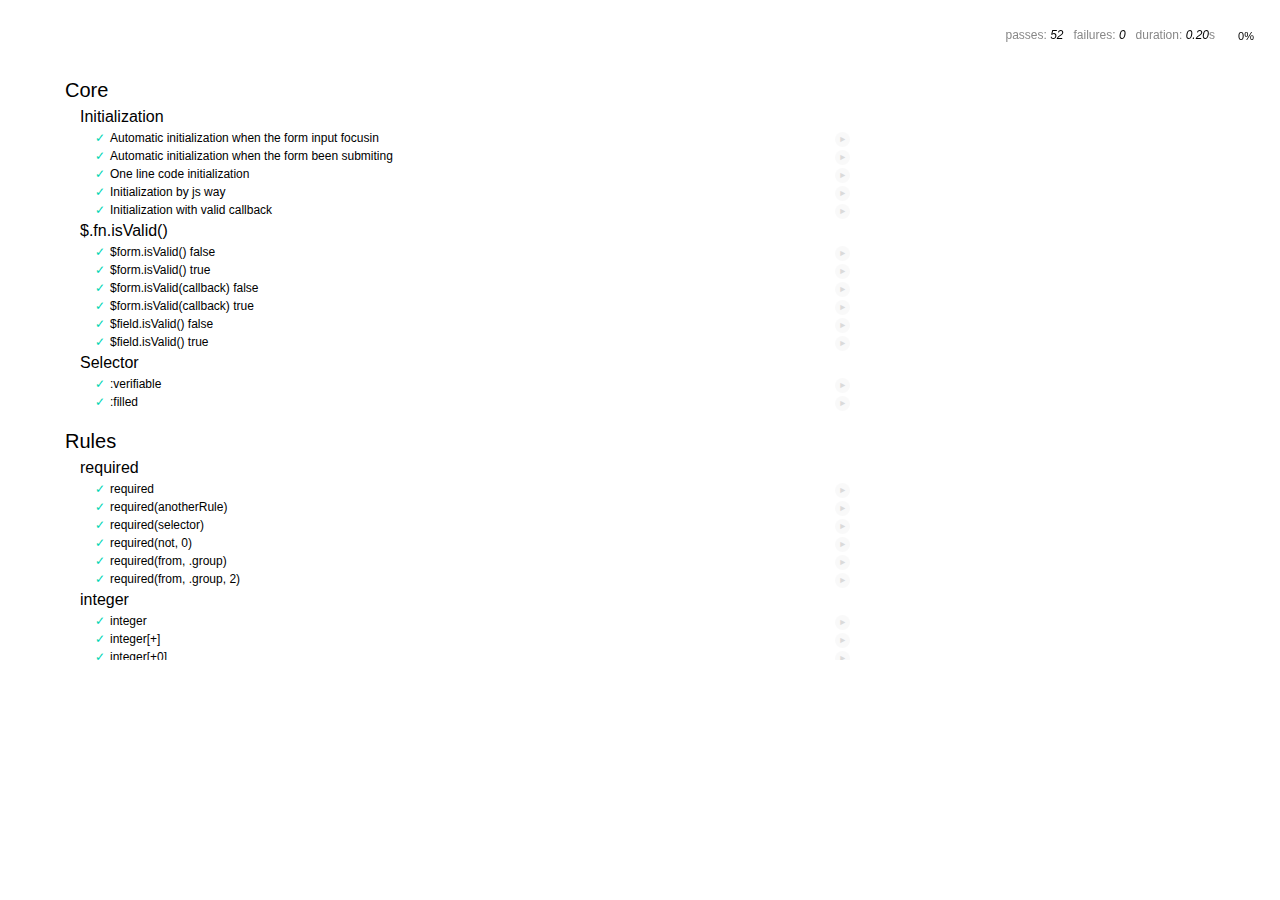
<file: src/main/webapp/niceValidator/test/index.html>
<!doctype html>
<html>
<head>
  <meta charset="utf-8">
  <title>nice-validator Tests</title>
  <link rel="stylesheet" href="lib/mocha.css" />
</head>
<body>
  <div id="mocha"></div>

  <!-- common test -->
  <form id="form">
    <input type="text" name="field1" id="field1">
    <input type="text" name="field2" id="field2">
    <input type="text" name="field3" id="field3">
    <input type="text" name="field_novalidate" id="field_novalidate" novalidate>
    <input type="text" name="field_disabled" id="field_disabled" disabled>
    <input type="text" name="field_readonly" id="field_readonly" readonly>
    <input type="hidden" name="field_hidden" id="field_hidden">
    <input type="text" name="field_display_none" id="field_display_none">

    <textarea name="field_textarea" id="field_textarea"></textarea>

    <select name="field_select" id="field_select">
        <option value="">Please select ...</option>
        <option value="0">Zero</option>
        <option value="1">One</option>
        <option value="2">Two</option>
    </select>

    <div class="checkboxes">
        <input type="checkbox" name="category[]" value="0">
        <input type="checkbox" name="category[]" value="1">
        <input type="checkbox" name="category[]" value="2">
    </div>
    <div class="radioes">
        <input type="radio" name="gender" value="unknown">
        <input type="radio" name="gender" value="male">
        <input type="radio" name="gender" value="female">
    </div>
  </form>

  <!-- test DOM way -->
  <form id="dom_way">
    <input type="email" name="email" data-rule="required;email">
    <input type="password" name="password" data-rule="required">
    <button type="submit">Submit</button>
  </form>

  <!-- test JS way -->
  <form id="js_way">
    <input type="email" name="email">
    <input type="password" name="password">
    <button type="submit">Submit</button>
  </form>


  <script src="lib/jquery.min.js"></script>
  <script src="../src/jquery.validator.js"></script>
  <script src="../dist/local/en.js"></script>

  <script src="lib/mocha.js"></script>
  <script src="lib/assert.js"></script>
  <script>mocha.setup('bdd')</script>
  <script src="unit/core.js"></script>
  <script src="unit/rules.js"></script>
  <script>
  window.initMochaPhantomJS && window.initMochaPhantomJS();
  mocha.run();
  </script>
</body>
</html>
</file>
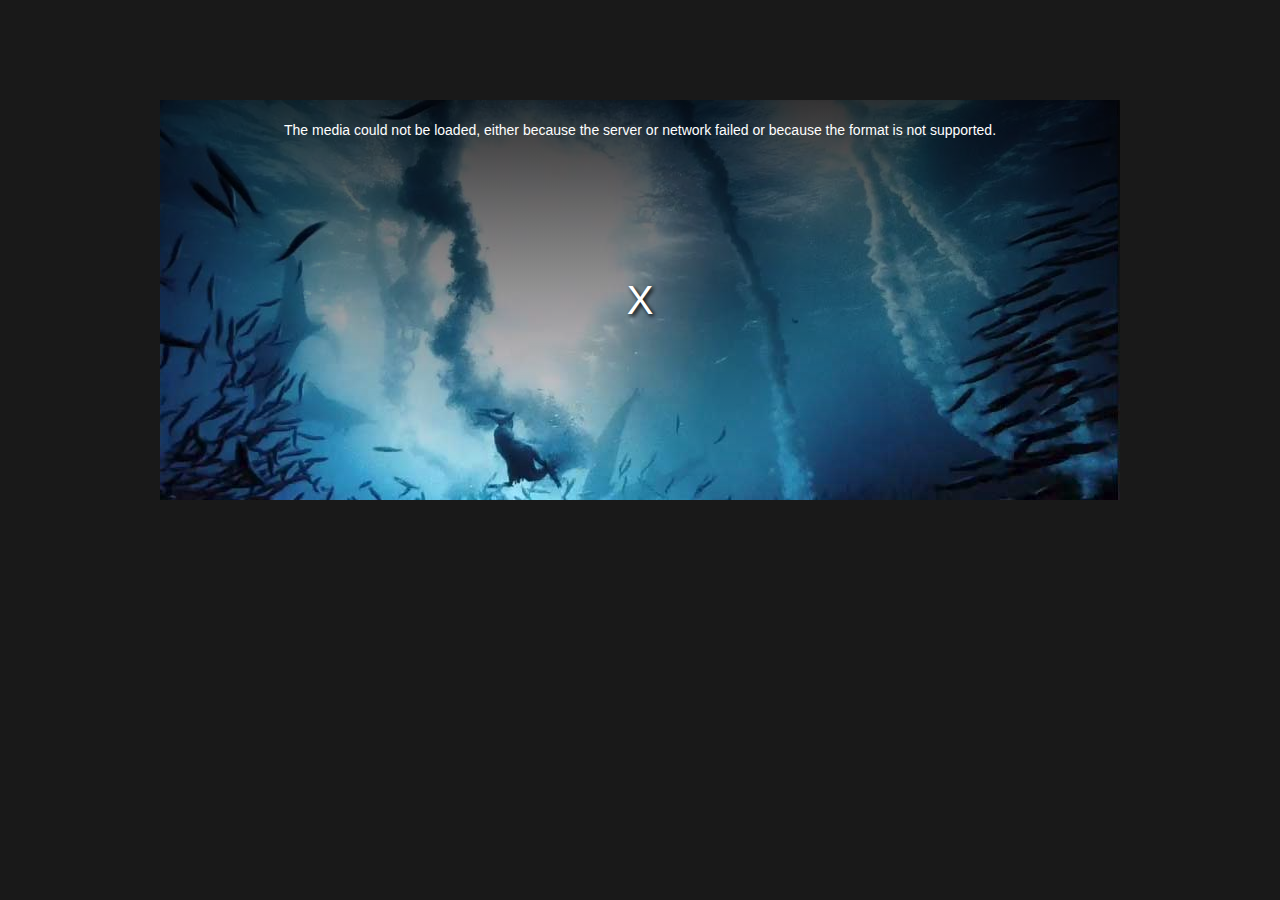
<file: src/main/webapp/plugins/video/index.html>
<!doctype html>
<html>
	<head>
	<meta charset="utf-8">
	<title>Video.js 7.0</title>
	<link href="css/video-js.min.css" rel="stylesheet"/>
	<style>
body {
	background-color: #191919
}
.m {
	width: 960px;
	height: 400px;
	margin-left: auto;
	margin-right: auto;
	margin-top: 100px;
}
</style>
	</head>

	<body>
    <div class="m">
      <video id="my-video" class="video-js" controls preload="auto" width="960" height="400"
		  poster="m.jpg" data-setup="{}">
        <source src="http://vjs.zencdn.net/v/oceans.mp4" type="video/mp4">
    	<source src="http://vjs.zencdn.net/v/oceans.webm" type="video/webm">
    	<source src="http://vjs.zencdn.net/v/oceans.ogv" type="video/ogg">
        <p class="vjs-no-js"> To view this video please enable JavaScript, and consider upgrading to a web browser that <a href="http://videojs.com/html5-video-support/" target="_blank">supports HTML5 video</a> </p>
      </video>
      <script src="js/video.min.js"></script> 
      <script src="http://vjs.zencdn.net/5.19/lang/zh-CN.js"></script>
      <script type="text/javascript">
			var myPlayer = videojs('my-video');
			videojs("my-video").ready(function(){
				var myPlayer = this;
				myPlayer.play();
			});
			  
		</script> 
    </div>
</body>
</html>
</file>
<file: src/main/webapp/niceValidator/test/lib/mocha.css>
@charset "utf-8";

body {
  margin:0;
}

#mocha {
  font: 20px/1.5 "Helvetica Neue", Helvetica, Arial, sans-serif;
  margin: 60px 50px;
}

#mocha ul,
#mocha li {
  margin: 0;
  padding: 0;
}

#mocha ul {
  list-style: none;
}

#mocha h1,
#mocha h2 {
  margin: 0;
}

#mocha h1 {
  margin-top: 15px;
  font-size: 1em;
  font-weight: 200;
}

#mocha h1 a {
  text-decoration: none;
  color: inherit;
}

#mocha h1 a:hover {
  text-decoration: underline;
}

#mocha .suite .suite h1 {
  margin-top: 0;
  font-size: .8em;
}

#mocha .hidden {
  display: none;
}

#mocha h2 {
  font-size: 12px;
  font-weight: normal;
  cursor: pointer;
}

#mocha .suite {
  margin-left: 15px;
}

#mocha .test {
  margin-left: 15px;
  overflow: hidden;
}

#mocha .test.pending:hover h2::after {
  content: '(pending)';
  font-family: arial, sans-serif;
}

#mocha .test.pass.medium .duration {
  background: #c09853;
}

#mocha .test.pass.slow .duration {
  background: #b94a48;
}

#mocha .test.pass::before {
  content: '✓';
  font-size: 12px;
  display: block;
  float: left;
  margin-right: 5px;
  color: #00d6b2;
}

#mocha .test.pass .duration {
  font-size: 9px;
  margin-left: 5px;
  padding: 2px 5px;
  color: #fff;
  -webkit-box-shadow: inset 0 1px 1px rgba(0,0,0,.2);
  -moz-box-shadow: inset 0 1px 1px rgba(0,0,0,.2);
  box-shadow: inset 0 1px 1px rgba(0,0,0,.2);
  -webkit-border-radius: 5px;
  -moz-border-radius: 5px;
  -ms-border-radius: 5px;
  -o-border-radius: 5px;
  border-radius: 5px;
}

#mocha .test.pass.fast .duration {
  display: none;
}

#mocha .test.pending {
  color: #0b97c4;
}

#mocha .test.pending::before {
  content: '◦';
  color: #0b97c4;
}

#mocha .test.fail {
  color: #c00;
}

#mocha .test.fail pre {
  color: black;
}

#mocha .test.fail::before {
  content: '✖';
  font-size: 12px;
  display: block;
  float: left;
  margin-right: 5px;
  color: #c00;
}

#mocha .test pre.error {
  color: #c00;
  max-height: 300px;
  overflow: auto;
}

#mocha .test .html-error {
  overflow: auto;
  color: black;
  line-height: 1.5;
  display: block;
  float: left;
  clear: left;
  font: 12px/1.5 monaco, monospace;
  margin: 5px;
  padding: 15px;
  border: 1px solid #eee;
  max-width: 85%; /*(1)*/
  max-width: calc(100% - 42px); /*(2)*/
  max-height: 300px;
  word-wrap: break-word;
  border-bottom-color: #ddd;
  -webkit-border-radius: 3px;
  -webkit-box-shadow: 0 1px 3px #eee;
  -moz-border-radius: 3px;
  -moz-box-shadow: 0 1px 3px #eee;
  border-radius: 3px;
}

#mocha .test .html-error pre.error {
  border: none;
  -webkit-border-radius: none;
  -webkit-box-shadow: none;
  -moz-border-radius: none;
  -moz-box-shadow: none;
  padding: 0;
  margin: 0;
  margin-top: 18px;
  max-height: none;
}

/**
 * (1): approximate for browsers not supporting calc
 * (2): 42 = 2*15 + 2*10 + 2*1 (padding + margin + border)
 *      ^^ seriously
 */
#mocha .test pre {
  display: block;
  float: left;
  clear: left;
  font: 12px/1.5 monaco, monospace;
  margin: 5px;
  padding: 15px;
  border: 1px solid #eee;
  max-width: 85%; /*(1)*/
  max-width: calc(100% - 42px); /*(2)*/
  word-wrap: break-word;
  border-bottom-color: #ddd;
  -webkit-border-radius: 3px;
  -webkit-box-shadow: 0 1px 3px #eee;
  -moz-border-radius: 3px;
  -moz-box-shadow: 0 1px 3px #eee;
  border-radius: 3px;
}

#mocha .test h2 {
  position: relative;
}

#mocha .test a.replay {
  position: absolute;
  top: 3px;
  right: 0;
  text-decoration: none;
  vertical-align: middle;
  display: block;
  width: 15px;
  height: 15px;
  line-height: 15px;
  text-align: center;
  background: #eee;
  font-size: 15px;
  -moz-border-radius: 15px;
  border-radius: 15px;
  -webkit-transition: opacity 200ms;
  -moz-transition: opacity 200ms;
  transition: opacity 200ms;
  opacity: 0.3;
  color: #888;
}

#mocha .test:hover a.replay {
  opacity: 1;
}

#mocha-report.pass .test.fail {
  display: none;
}

#mocha-report.fail .test.pass {
  display: none;
}

#mocha-report.pending .test.pass,
#mocha-report.pending .test.fail {
  display: none;
}
#mocha-report.pending .test.pass.pending {
  display: block;
}

#mocha-error {
  color: #c00;
  font-size: 1.5em;
  font-weight: 100;
  letter-spacing: 1px;
}

#mocha-stats {
  position: fixed;
  top: 15px;
  right: 10px;
  font-size: 12px;
  margin: 0;
  color: #888;
  z-index: 1;
}

#mocha-stats .progress {
  float: right;
  padding-top: 0;
}

#mocha-stats em {
  color: black;
}

#mocha-stats a {
  text-decoration: none;
  color: inherit;
}

#mocha-stats a:hover {
  border-bottom: 1px solid #eee;
}

#mocha-stats li {
  display: inline-block;
  margin: 0 5px;
  list-style: none;
  padding-top: 11px;
}

#mocha-stats canvas {
  width: 40px;
  height: 40px;
}

#mocha code .comment { color: #ddd; }
#mocha code .init { color: #2f6fad; }
#mocha code .string { color: #5890ad; }
#mocha code .keyword { color: #8a6343; }
#mocha code .number { color: #2f6fad; }

@media screen and (max-device-width: 480px) {
  #mocha {
    margin: 60px 0px;
  }

  #mocha #stats {
    position: absolute;
  }
}

form {width: 180px; position: absolute; z-index: -1; left: -100%;}
#mocha-report {max-width: 800px; max-height: 600px; overflow: auto;}
</file>
<file: src/main/webapp/plugins/video/css/video-js.min.css>
.video-js .vjs-big-play-button .vjs-icon-placeholder:before,.video-js .vjs-modal-dialog,.vjs-button>.vjs-icon-placeholder:before,.vjs-modal-dialog .vjs-modal-dialog-content{position:absolute;top:0;left:0;width:100%;height:100%}.video-js .vjs-big-play-button .vjs-icon-placeholder:before,.vjs-button>.vjs-icon-placeholder:before{text-align:center}@font-face{font-family:VideoJS;src:url([data-uri]) format("woff");font-weight:400;font-style:normal}.video-js .vjs-big-play-button .vjs-icon-placeholder:before,.video-js .vjs-play-control .vjs-icon-placeholder,.vjs-icon-play{font-family:VideoJS;font-weight:400;font-style:normal}.video-js .vjs-big-play-button .vjs-icon-placeholder:before,.video-js .vjs-play-control .vjs-icon-placeholder:before,.vjs-icon-play:before{content:"\f101"}.vjs-icon-play-circle{font-family:VideoJS;font-weight:400;font-style:normal}.vjs-icon-play-circle:before{content:"\f102"}.video-js .vjs-play-control.vjs-playing .vjs-icon-placeholder,.vjs-icon-pause{font-family:VideoJS;font-weight:400;font-style:normal}.video-js .vjs-play-control.vjs-playing .vjs-icon-placeholder:before,.vjs-icon-pause:before{content:"\f103"}.video-js .vjs-mute-control.vjs-vol-0 .vjs-icon-placeholder,.vjs-icon-volume-mute{font-family:VideoJS;font-weight:400;font-style:normal}.video-js .vjs-mute-control.vjs-vol-0 .vjs-icon-placeholder:before,.vjs-icon-volume-mute:before{content:"\f104"}.video-js .vjs-mute-control.vjs-vol-1 .vjs-icon-placeholder,.vjs-icon-volume-low{font-family:VideoJS;font-weight:400;font-style:normal}.video-js .vjs-mute-control.vjs-vol-1 .vjs-icon-placeholder:before,.vjs-icon-volume-low:before{content:"\f105"}.video-js .vjs-mute-control.vjs-vol-2 .vjs-icon-placeholder,.vjs-icon-volume-mid{font-family:VideoJS;font-weight:400;font-style:normal}.video-js .vjs-mute-control.vjs-vol-2 .vjs-icon-placeholder:before,.vjs-icon-volume-mid:before{content:"\f106"}.video-js .vjs-mute-control .vjs-icon-placeholder,.vjs-icon-volume-high{font-family:VideoJS;font-weight:400;font-style:normal}.video-js .vjs-mute-control .vjs-icon-placeholder:before,.vjs-icon-volume-high:before{content:"\f107"}.video-js .vjs-fullscreen-control .vjs-icon-placeholder,.vjs-icon-fullscreen-enter{font-family:VideoJS;font-weight:400;font-style:normal}.video-js .vjs-fullscreen-control .vjs-icon-placeholder:before,.vjs-icon-fullscreen-enter:before{content:"\f108"}.video-js.vjs-fullscreen .vjs-fullscreen-control .vjs-icon-placeholder,.vjs-icon-fullscreen-exit{font-family:VideoJS;font-weight:400;font-style:normal}.video-js.vjs-fullscreen .vjs-fullscreen-control .vjs-icon-placeholder:before,.vjs-icon-fullscreen-exit:before{content:"\f109"}.vjs-icon-square{font-family:VideoJS;font-weight:400;font-style:normal}.vjs-icon-square:before{content:"\f10a"}.vjs-icon-spinner{font-family:VideoJS;font-weight:400;font-style:normal}.vjs-icon-spinner:before{content:"\f10b"}.video-js .vjs-subs-caps-button .vjs-icon-placeholder,.video-js .vjs-subtitles-button .vjs-icon-placeholder,.video-js.video-js:lang(en-AU) .vjs-subs-caps-button .vjs-icon-placeholder,.video-js.video-js:lang(en-GB) .vjs-subs-caps-button .vjs-icon-placeholder,.video-js.video-js:lang(en-IE) .vjs-subs-caps-button .vjs-icon-placeholder,.video-js.video-js:lang(en-NZ) .vjs-subs-caps-button .vjs-icon-placeholder,.vjs-icon-subtitles{font-family:VideoJS;font-weight:400;font-style:normal}.video-js .vjs-subs-caps-button .vjs-icon-placeholder:before,.video-js .vjs-subtitles-button .vjs-icon-placeholder:before,.video-js.video-js:lang(en-AU) .vjs-subs-caps-button .vjs-icon-placeholder:before,.video-js.video-js:lang(en-GB) .vjs-subs-caps-button .vjs-icon-placeholder:before,.video-js.video-js:lang(en-IE) .vjs-subs-caps-button .vjs-icon-placeholder:before,.video-js.video-js:lang(en-NZ) .vjs-subs-caps-button .vjs-icon-placeholder:before,.vjs-icon-subtitles:before{content:"\f10c"}.video-js .vjs-captions-button .vjs-icon-placeholder,.video-js:lang(en) .vjs-subs-caps-button .vjs-icon-placeholder,.video-js:lang(fr-CA) .vjs-subs-caps-button .vjs-icon-placeholder,.vjs-icon-captions{font-family:VideoJS;font-weight:400;font-style:normal}.video-js .vjs-captions-button .vjs-icon-placeholder:before,.video-js:lang(en) .vjs-subs-caps-button .vjs-icon-placeholder:before,.video-js:lang(fr-CA) .vjs-subs-caps-button .vjs-icon-placeholder:before,.vjs-icon-captions:before{content:"\f10d"}.video-js .vjs-chapters-button .vjs-icon-placeholder,.vjs-icon-chapters{font-family:VideoJS;font-weight:400;font-style:normal}.video-js .vjs-chapters-button .vjs-icon-placeholder:before,.vjs-icon-chapters:before{content:"\f10e"}.vjs-icon-share{font-family:VideoJS;font-weight:400;font-style:normal}.vjs-icon-share:before{content:"\f10f"}.vjs-icon-cog{font-family:VideoJS;font-weight:400;font-style:normal}.vjs-icon-cog:before{content:"\f110"}.video-js .vjs-play-progress,.video-js .vjs-volume-level,.vjs-icon-circle{font-family:VideoJS;font-weight:400;font-style:normal}.video-js .vjs-play-progress:before,.video-js .vjs-volume-level:before,.vjs-icon-circle:before{content:"\f111"}.vjs-icon-circle-outline{font-family:VideoJS;font-weight:400;font-style:normal}.vjs-icon-circle-outline:before{content:"\f112"}.vjs-icon-circle-inner-circle{font-family:VideoJS;font-weight:400;font-style:normal}.vjs-icon-circle-inner-circle:before{content:"\f113"}.vjs-icon-hd{font-family:VideoJS;font-weight:400;font-style:normal}.vjs-icon-hd:before{content:"\f114"}.video-js .vjs-control.vjs-close-button .vjs-icon-placeholder,.vjs-icon-cancel{font-family:VideoJS;font-weight:400;font-style:normal}.video-js .vjs-control.vjs-close-button .vjs-icon-placeholder:before,.vjs-icon-cancel:before{content:"\f115"}.video-js .vjs-play-control.vjs-ended .vjs-icon-placeholder,.vjs-icon-replay{font-family:VideoJS;font-weight:400;font-style:normal}.video-js .vjs-play-control.vjs-ended .vjs-icon-placeholder:before,.vjs-icon-replay:before{content:"\f116"}.vjs-icon-facebook{font-family:VideoJS;font-weight:400;font-style:normal}.vjs-icon-facebook:before{content:"\f117"}.vjs-icon-gplus{font-family:VideoJS;font-weight:400;font-style:normal}.vjs-icon-gplus:before{content:"\f118"}.vjs-icon-linkedin{font-family:VideoJS;font-weight:400;font-style:normal}.vjs-icon-linkedin:before{content:"\f119"}.vjs-icon-twitter{font-family:VideoJS;font-weight:400;font-style:normal}.vjs-icon-twitter:before{content:"\f11a"}.vjs-icon-tumblr{font-family:VideoJS;font-weight:400;font-style:normal}.vjs-icon-tumblr:before{content:"\f11b"}.vjs-icon-pinterest{font-family:VideoJS;font-weight:400;font-style:normal}.vjs-icon-pinterest:before{content:"\f11c"}.video-js .vjs-descriptions-button .vjs-icon-placeholder,.vjs-icon-audio-description{font-family:VideoJS;font-weight:400;font-style:normal}.video-js .vjs-descriptions-button .vjs-icon-placeholder:before,.vjs-icon-audio-description:before{content:"\f11d"}.video-js .vjs-audio-button .vjs-icon-placeholder,.vjs-icon-audio{font-family:VideoJS;font-weight:400;font-style:normal}.video-js .vjs-audio-button .vjs-icon-placeholder:before,.vjs-icon-audio:before{content:"\f11e"}.vjs-icon-next-item{font-family:VideoJS;font-weight:400;font-style:normal}.vjs-icon-next-item:before{content:"\f11f"}.vjs-icon-previous-item{font-family:VideoJS;font-weight:400;font-style:normal}.vjs-icon-previous-item:before{content:"\f120"}.video-js{display:block;vertical-align:top;box-sizing:border-box;color:#fff;background-color:#000;position:relative;padding:0;font-size:10px;line-height:1;font-weight:400;font-style:normal;font-family:Arial,Helvetica,sans-serif;word-break:initial}.video-js:-moz-full-screen{position:absolute}.video-js:-webkit-full-screen{width:100%!important;height:100%!important}.video-js[tabindex="-1"]{outline:0}.video-js *,.video-js :after,.video-js :before{box-sizing:inherit}.video-js ul{font-family:inherit;font-size:inherit;line-height:inherit;list-style-position:outside;margin-left:0;margin-right:0;margin-top:0;margin-bottom:0}.video-js.vjs-16-9,.video-js.vjs-4-3,.video-js.vjs-fluid{width:100%;max-width:100%;height:0}.video-js.vjs-16-9{padding-top:56.25%}.video-js.vjs-4-3{padding-top:75%}.video-js.vjs-fill{width:100%;height:100%}.video-js .vjs-tech{position:absolute;top:0;left:0;width:100%;height:100%}body.vjs-full-window{padding:0;margin:0;height:100%}.vjs-full-window .video-js.vjs-fullscreen{position:fixed;overflow:hidden;z-index:1000;left:0;top:0;bottom:0;right:0}.video-js.vjs-fullscreen{width:100%!important;height:100%!important;padding-top:0!important}.video-js.vjs-fullscreen.vjs-user-inactive{cursor:none}.vjs-hidden{display:none!important}.vjs-disabled{opacity:.5;cursor:default}.video-js .vjs-offscreen{height:1px;left:-9999px;position:absolute;top:0;width:1px}.vjs-lock-showing{display:block!important;opacity:1;visibility:visible}.vjs-no-js{padding:20px;color:#fff;background-color:#000;font-size:18px;font-family:Arial,Helvetica,sans-serif;text-align:center;width:300px;height:150px;margin:0 auto}.vjs-no-js a,.vjs-no-js a:visited{color:#66a8cc}.video-js .vjs-big-play-button{font-size:3em;line-height:1.5em;height:1.5em;width:3em;display:block;position:absolute;top:10px;left:10px;padding:0;cursor:pointer;opacity:1;border:.06666em solid #fff;background-color:#2b333f;background-color:rgba(43,51,63,.7);border-radius:.3em;transition:all .4s}.vjs-big-play-centered .vjs-big-play-button{top:50%;left:50%;margin-top:-.75em;margin-left:-1.5em}.video-js .vjs-big-play-button:focus,.video-js:hover .vjs-big-play-button{border-color:#fff;background-color:#73859f;background-color:rgba(115,133,159,.5);transition:all 0s}.vjs-controls-disabled .vjs-big-play-button,.vjs-error .vjs-big-play-button,.vjs-has-started .vjs-big-play-button,.vjs-using-native-controls .vjs-big-play-button{display:none}.vjs-has-started.vjs-paused.vjs-show-big-play-button-on-pause .vjs-big-play-button{display:block}.video-js button{background:0 0;border:none;color:inherit;display:inline-block;font-size:inherit;line-height:inherit;text-transform:none;text-decoration:none;transition:none;-webkit-appearance:none;-moz-appearance:none;appearance:none}.vjs-control .vjs-button{width:100%;height:100%}.video-js .vjs-control.vjs-close-button{cursor:pointer;height:3em;position:absolute;right:0;top:.5em;z-index:2}.video-js .vjs-modal-dialog{background:rgba(0,0,0,.8);background:linear-gradient(180deg,rgba(0,0,0,.8),rgba(255,255,255,0));overflow:auto}.video-js .vjs-modal-dialog>*{box-sizing:border-box}.vjs-modal-dialog .vjs-modal-dialog-content{font-size:1.2em;line-height:1.5;padding:20px 24px;z-index:1}.vjs-menu-button{cursor:pointer}.vjs-menu-button.vjs-disabled{cursor:default}.vjs-workinghover .vjs-menu-button.vjs-disabled:hover .vjs-menu{display:none}.vjs-menu .vjs-menu-content{display:block;padding:0;margin:0;font-family:Arial,Helvetica,sans-serif;overflow:auto}.vjs-menu .vjs-menu-content>*{box-sizing:border-box}.vjs-scrubbing .vjs-control.vjs-menu-button:hover .vjs-menu{display:none}.vjs-menu li{list-style:none;margin:0;padding:.2em 0;line-height:1.4em;font-size:1.2em;text-align:center;text-transform:lowercase}.vjs-menu li.vjs-menu-item:focus,.vjs-menu li.vjs-menu-item:hover{background-color:#73859f;background-color:rgba(115,133,159,.5)}.vjs-menu li.vjs-selected,.vjs-menu li.vjs-selected:focus,.vjs-menu li.vjs-selected:hover{background-color:#fff;color:#2b333f}.vjs-menu li.vjs-menu-title{text-align:center;text-transform:uppercase;font-size:1em;line-height:2em;padding:0;margin:0 0 .3em 0;font-weight:700;cursor:default}.vjs-menu-button-popup .vjs-menu{display:none;position:absolute;bottom:0;width:10em;left:-3em;height:0;margin-bottom:1.5em;border-top-color:rgba(43,51,63,.7)}.vjs-menu-button-popup .vjs-menu .vjs-menu-content{background-color:#2b333f;background-color:rgba(43,51,63,.7);position:absolute;width:100%;bottom:1.5em;max-height:15em}.vjs-menu-button-popup .vjs-menu.vjs-lock-showing,.vjs-workinghover .vjs-menu-button-popup:hover .vjs-menu{display:block}.video-js .vjs-menu-button-inline{transition:all .4s;overflow:hidden}.video-js .vjs-menu-button-inline:before{width:2.222222222em}.video-js .vjs-menu-button-inline.vjs-slider-active,.video-js .vjs-menu-button-inline:focus,.video-js .vjs-menu-button-inline:hover,.video-js.vjs-no-flex .vjs-menu-button-inline{width:12em}.vjs-menu-button-inline .vjs-menu{opacity:0;height:100%;width:auto;position:absolute;left:4em;top:0;padding:0;margin:0;transition:all .4s}.vjs-menu-button-inline.vjs-slider-active .vjs-menu,.vjs-menu-button-inline:focus .vjs-menu,.vjs-menu-button-inline:hover .vjs-menu{display:block;opacity:1}.vjs-no-flex .vjs-menu-button-inline .vjs-menu{display:block;opacity:1;position:relative;width:auto}.vjs-no-flex .vjs-menu-button-inline.vjs-slider-active .vjs-menu,.vjs-no-flex .vjs-menu-button-inline:focus .vjs-menu,.vjs-no-flex .vjs-menu-button-inline:hover .vjs-menu{width:auto}.vjs-menu-button-inline .vjs-menu-content{width:auto;height:100%;margin:0;overflow:hidden}.video-js .vjs-control-bar{display:none;width:100%;position:absolute;bottom:0;left:0;right:0;height:3em;background-color:#2b333f;background-color:rgba(43,51,63,.7)}.vjs-has-started .vjs-control-bar{display:flex;visibility:visible;opacity:1;transition:visibility .1s,opacity .1s}.vjs-has-started.vjs-user-inactive.vjs-playing .vjs-control-bar{visibility:visible;opacity:0;transition:visibility 1s,opacity 1s}.vjs-controls-disabled .vjs-control-bar,.vjs-error .vjs-control-bar,.vjs-using-native-controls .vjs-control-bar{display:none!important}.vjs-audio.vjs-has-started.vjs-user-inactive.vjs-playing .vjs-control-bar{opacity:1;visibility:visible}.vjs-has-started.vjs-no-flex .vjs-control-bar{display:table}.video-js .vjs-control{position:relative;text-align:center;margin:0;padding:0;height:100%;width:4em;flex:none}.vjs-button>.vjs-icon-placeholder:before{font-size:1.8em;line-height:1.67}.video-js .vjs-control:focus,.video-js .vjs-control:focus:before,.video-js .vjs-control:hover:before{text-shadow:0 0 1em #fff}.video-js .vjs-control-text{border:0;clip:rect(0 0 0 0);height:1px;overflow:hidden;padding:0;position:absolute;width:1px}.vjs-no-flex .vjs-control{display:table-cell;vertical-align:middle}.video-js .vjs-custom-control-spacer{display:none}.video-js .vjs-progress-control{cursor:pointer;flex:auto;display:flex;align-items:center;min-width:4em;touch-action:none}.video-js .vjs-progress-control.disabled{cursor:default}.vjs-live .vjs-progress-control{display:none}.vjs-no-flex .vjs-progress-control{width:auto}.video-js .vjs-progress-holder{flex:auto;transition:all .2s;height:.3em}.video-js .vjs-progress-control .vjs-progress-holder{margin:0 10px}.video-js .vjs-progress-control:hover .vjs-progress-holder{font-size:1.666666666666666666em}.video-js .vjs-progress-control:hover .vjs-progress-holder.disabled{font-size:1em}.video-js .vjs-progress-holder .vjs-load-progress,.video-js .vjs-progress-holder .vjs-load-progress div,.video-js .vjs-progress-holder .vjs-play-progress{position:absolute;display:block;height:100%;margin:0;padding:0;width:0}.video-js .vjs-play-progress{background-color:#fff}.video-js .vjs-play-progress:before{font-size:.9em;position:absolute;right:-.5em;top:-.333333333333333em;z-index:1}.video-js .vjs-load-progress{background:rgba(115,133,159,.5)}.video-js .vjs-load-progress div{background:rgba(115,133,159,.75)}.video-js .vjs-time-tooltip{background-color:#fff;background-color:rgba(255,255,255,.8);border-radius:.3em;color:#000;float:right;font-family:Arial,Helvetica,sans-serif;font-size:1em;padding:6px 8px 8px 8px;pointer-events:none;position:relative;top:-3.4em;visibility:hidden;z-index:1}.video-js .vjs-progress-holder:focus .vjs-time-tooltip{display:none}.video-js .vjs-progress-control:hover .vjs-progress-holder:focus .vjs-time-tooltip,.video-js .vjs-progress-control:hover .vjs-time-tooltip{display:block;font-size:.6em;visibility:visible}.video-js .vjs-progress-control.disabled:hover .vjs-time-tooltip{font-size:1em}.video-js .vjs-progress-control .vjs-mouse-display{display:none;position:absolute;width:1px;height:100%;background-color:#000;z-index:1}.vjs-no-flex .vjs-progress-control .vjs-mouse-display{z-index:0}.video-js .vjs-progress-control:hover .vjs-mouse-display{display:block}.video-js.vjs-user-inactive .vjs-progress-control .vjs-mouse-display{visibility:hidden;opacity:0;transition:visibility 1s,opacity 1s}.video-js.vjs-user-inactive.vjs-no-flex .vjs-progress-control .vjs-mouse-display{display:none}.vjs-mouse-display .vjs-time-tooltip{color:#fff;background-color:#000;background-color:rgba(0,0,0,.8)}.video-js .vjs-slider{position:relative;cursor:pointer;padding:0;margin:0 .45em 0 .45em;-webkit-touch-callout:none;-webkit-user-select:none;-moz-user-select:none;-ms-user-select:none;user-select:none;background-color:#73859f;background-color:rgba(115,133,159,.5)}.video-js .vjs-slider.disabled{cursor:default}.video-js .vjs-slider:focus{text-shadow:0 0 1em #fff;box-shadow:0 0 1em #fff}.video-js .vjs-mute-control{cursor:pointer;flex:none}.video-js .vjs-volume-control{cursor:pointer;margin-right:1em;display:flex}.video-js .vjs-volume-control.vjs-volume-horizontal{width:5em}.video-js .vjs-volume-panel .vjs-volume-control{visibility:visible;opacity:0;width:1px;height:1px;margin-left:-1px}.video-js .vjs-volume-panel{transition:width 1s}.video-js .vjs-volume-panel .vjs-mute-control:hover~.vjs-volume-control,.video-js .vjs-volume-panel .vjs-volume-control.vjs-slider-active,.video-js .vjs-volume-panel .vjs-volume-control:active,.video-js .vjs-volume-panel .vjs-volume-control:hover,.video-js .vjs-volume-panel:active .vjs-volume-control,.video-js .vjs-volume-panel:focus .vjs-volume-control,.video-js .vjs-volume-panel:hover .vjs-volume-control{visibility:visible;opacity:1;position:relative;transition:visibility .1s,opacity .1s,height .1s,width .1s,left 0s,top 0s}.video-js .vjs-volume-panel .vjs-mute-control:hover~.vjs-volume-control.vjs-volume-horizontal,.video-js .vjs-volume-panel .vjs-volume-control.vjs-slider-active.vjs-volume-horizontal,.video-js .vjs-volume-panel .vjs-volume-control:active.vjs-volume-horizontal,.video-js .vjs-volume-panel .vjs-volume-control:hover.vjs-volume-horizontal,.video-js .vjs-volume-panel:active .vjs-volume-control.vjs-volume-horizontal,.video-js .vjs-volume-panel:focus .vjs-volume-control.vjs-volume-horizontal,.video-js .vjs-volume-panel:hover .vjs-volume-control.vjs-volume-horizontal{width:5em;height:3em}.video-js .vjs-volume-panel.vjs-volume-panel-horizontal.vjs-slider-active,.video-js .vjs-volume-panel.vjs-volume-panel-horizontal:active,.video-js .vjs-volume-panel.vjs-volume-panel-horizontal:hover{width:9em;transition:width .1s}.video-js .vjs-volume-panel.vjs-volume-panel-horizontal.vjs-mute-toggle-only{width:4em}.video-js .vjs-volume-panel .vjs-volume-control.vjs-volume-vertical{height:8em;width:3em;left:-3.5em;transition:visibility 1s,opacity 1s,height 1s 1s,width 1s 1s,left 1s 1s,top 1s 1s}.video-js .vjs-volume-panel .vjs-volume-control.vjs-volume-horizontal{transition:visibility 1s,opacity 1s,height 1s 1s,width 1s,left 1s 1s,top 1s 1s}.video-js.vjs-no-flex .vjs-volume-panel .vjs-volume-control.vjs-volume-horizontal{width:5em;height:3em;visibility:visible;opacity:1;position:relative;transition:none}.video-js.vjs-no-flex .vjs-volume-control.vjs-volume-vertical,.video-js.vjs-no-flex .vjs-volume-panel .vjs-volume-control.vjs-volume-vertical{position:absolute;bottom:3em;left:.5em}.video-js .vjs-volume-panel{display:flex}.video-js .vjs-volume-bar{margin:1.35em .45em}.vjs-volume-bar.vjs-slider-horizontal{width:5em;height:.3em}.vjs-volume-bar.vjs-slider-vertical{width:.3em;height:5em;margin:1.35em auto}.video-js .vjs-volume-level{position:absolute;bottom:0;left:0;background-color:#fff}.video-js .vjs-volume-level:before{position:absolute;font-size:.9em}.vjs-slider-vertical .vjs-volume-level{width:.3em}.vjs-slider-vertical .vjs-volume-level:before{top:-.5em;left:-.3em}.vjs-slider-horizontal .vjs-volume-level{height:.3em}.vjs-slider-horizontal .vjs-volume-level:before{top:-.3em;right:-.5em}.video-js .vjs-volume-panel.vjs-volume-panel-vertical{width:4em}.vjs-volume-bar.vjs-slider-vertical .vjs-volume-level{height:100%}.vjs-volume-bar.vjs-slider-horizontal .vjs-volume-level{width:100%}.video-js .vjs-volume-vertical{width:3em;height:8em;bottom:8em;background-color:#2b333f;background-color:rgba(43,51,63,.7)}.video-js .vjs-volume-horizontal .vjs-menu{left:-2em}.vjs-poster{display:inline-block;vertical-align:middle;background-repeat:no-repeat;background-position:50% 50%;background-size:contain;background-color:#000;cursor:pointer;margin:0;padding:0;position:absolute;top:0;right:0;bottom:0;left:0;height:100%}.vjs-has-started .vjs-poster{display:none}.vjs-audio.vjs-has-started .vjs-poster{display:block}.vjs-using-native-controls .vjs-poster{display:none}.video-js .vjs-live-control{display:flex;align-items:flex-start;flex:auto;font-size:1em;line-height:3em}.vjs-no-flex .vjs-live-control{display:table-cell;width:auto;text-align:left}.video-js .vjs-time-control{flex:none;font-size:1em;line-height:3em;min-width:2em;width:auto;padding-left:1em;padding-right:1em}.vjs-live .vjs-time-control{display:none}.video-js .vjs-current-time,.vjs-no-flex .vjs-current-time{display:none}.video-js .vjs-duration,.vjs-no-flex .vjs-duration{display:none}.vjs-time-divider{display:none;line-height:3em}.vjs-live .vjs-time-divider{display:none}.video-js .vjs-play-control .vjs-icon-placeholder{cursor:pointer;flex:none}.vjs-text-track-display{position:absolute;bottom:3em;left:0;right:0;top:0;pointer-events:none}.video-js.vjs-user-inactive.vjs-playing .vjs-text-track-display{bottom:1em}.video-js .vjs-text-track{font-size:1.4em;text-align:center;margin-bottom:.1em}.vjs-subtitles{color:#fff}.vjs-captions{color:#fc6}.vjs-tt-cue{display:block}video::-webkit-media-text-track-display{-webkit-transform:translateY(-3em);transform:translateY(-3em)}.video-js.vjs-user-inactive.vjs-playing video::-webkit-media-text-track-display{-webkit-transform:translateY(-1.5em);transform:translateY(-1.5em)}.video-js .vjs-fullscreen-control{cursor:pointer;flex:none}.vjs-playback-rate .vjs-playback-rate-value,.vjs-playback-rate>.vjs-menu-button{position:absolute;top:0;left:0;width:100%;height:100%}.vjs-playback-rate .vjs-playback-rate-value{pointer-events:none;font-size:1.5em;line-height:2;text-align:center}.vjs-playback-rate .vjs-menu{width:4em;left:0}.vjs-error .vjs-error-display .vjs-modal-dialog-content{font-size:1.4em;text-align:center}.vjs-error .vjs-error-display:before{color:#fff;content:'X';font-family:Arial,Helvetica,sans-serif;font-size:4em;left:0;line-height:1;margin-top:-.5em;position:absolute;text-shadow:.05em .05em .1em #000;text-align:center;top:50%;vertical-align:middle;width:100%}.vjs-loading-spinner{display:none;position:absolute;top:50%;left:50%;margin:-25px 0 0 -25px;opacity:.85;text-align:left;border:6px solid rgba(43,51,63,.7);box-sizing:border-box;background-clip:padding-box;width:50px;height:50px;border-radius:25px;visibility:hidden}.vjs-seeking .vjs-loading-spinner,.vjs-waiting .vjs-loading-spinner{display:block;-webkit-animation:0s linear .3s forwards vjs-spinner-show;animation:0s linear .3s forwards vjs-spinner-show}.vjs-loading-spinner:after,.vjs-loading-spinner:before{content:"";position:absolute;margin:-6px;box-sizing:inherit;width:inherit;height:inherit;border-radius:inherit;opacity:1;border:inherit;border-color:transparent;border-top-color:#fff}.vjs-seeking .vjs-loading-spinner:after,.vjs-seeking .vjs-loading-spinner:before,.vjs-waiting .vjs-loading-spinner:after,.vjs-waiting .vjs-loading-spinner:before{-webkit-animation:vjs-spinner-spin 1.1s cubic-bezier(.6,.2,0,.8) infinite,vjs-spinner-fade 1.1s linear infinite;animation:vjs-spinner-spin 1.1s cubic-bezier(.6,.2,0,.8) infinite,vjs-spinner-fade 1.1s linear infinite}.vjs-seeking .vjs-loading-spinner:before,.vjs-waiting .vjs-loading-spinner:before{border-top-color:#fff}.vjs-seeking .vjs-loading-spinner:after,.vjs-waiting .vjs-loading-spinner:after{border-top-color:#fff;-webkit-animation-delay:.44s;animation-delay:.44s}@keyframes vjs-spinner-show{to{visibility:visible}}@-webkit-keyframes vjs-spinner-show{to{visibility:visible}}@keyframes vjs-spinner-spin{100%{-webkit-transform:rotate(360deg);transform:rotate(360deg)}}@-webkit-keyframes vjs-spinner-spin{100%{-webkit-transform:rotate(360deg)}}@keyframes vjs-spinner-fade{0%{border-top-color:#73859f}20%{border-top-color:#73859f}35%{border-top-color:#fff}60%{border-top-color:#73859f}100%{border-top-color:#73859f}}@-webkit-keyframes vjs-spinner-fade{0%{border-top-color:#73859f}20%{border-top-color:#73859f}35%{border-top-color:#fff}60%{border-top-color:#73859f}100%{border-top-color:#73859f}}.vjs-chapters-button .vjs-menu ul{width:24em}.video-js .vjs-subs-caps-button+.vjs-menu .vjs-captions-menu-item .vjs-menu-item-text .vjs-icon-placeholder{vertical-align:middle;display:inline-block;margin-bottom:-.1em}.video-js .vjs-subs-caps-button+.vjs-menu .vjs-captions-menu-item .vjs-menu-item-text .vjs-icon-placeholder:before{font-family:VideoJS;content:"\f10d";font-size:1.5em;line-height:inherit}.video-js .vjs-audio-button+.vjs-menu .vjs-main-desc-menu-item .vjs-menu-item-text .vjs-icon-placeholder{vertical-align:middle;display:inline-block;margin-bottom:-.1em}.video-js .vjs-audio-button+.vjs-menu .vjs-main-desc-menu-item .vjs-menu-item-text .vjs-icon-placeholder:before{font-family:VideoJS;content:" \f11d";font-size:1.5em;line-height:inherit}.video-js.vjs-layout-tiny:not(.vjs-fullscreen) .vjs-custom-control-spacer{flex:auto}.video-js.vjs-layout-tiny:not(.vjs-fullscreen).vjs-no-flex .vjs-custom-control-spacer{width:auto}.video-js.vjs-layout-tiny:not(.vjs-fullscreen) .vjs-audio-button,.video-js.vjs-layout-tiny:not(.vjs-fullscreen) .vjs-captions-button,.video-js.vjs-layout-tiny:not(.vjs-fullscreen) .vjs-chapters-button,.video-js.vjs-layout-tiny:not(.vjs-fullscreen) .vjs-current-time,.video-js.vjs-layout-tiny:not(.vjs-fullscreen) .vjs-descriptions-button,.video-js.vjs-layout-tiny:not(.vjs-fullscreen) .vjs-duration,.video-js.vjs-layout-tiny:not(.vjs-fullscreen) .vjs-mute-control,.video-js.vjs-layout-tiny:not(.vjs-fullscreen) .vjs-playback-rate,.video-js.vjs-layout-tiny:not(.vjs-fullscreen) .vjs-progress-control,.video-js.vjs-layout-tiny:not(.vjs-fullscreen) .vjs-remaining-time,.video-js.vjs-layout-tiny:not(.vjs-fullscreen) .vjs-subtitles-button,.video-js.vjs-layout-tiny:not(.vjs-fullscreen) .vjs-time-divider,.video-js.vjs-layout-tiny:not(.vjs-fullscreen) .vjs-volume-control{display:none}.video-js.vjs-layout-x-small:not(.vjs-fullscreen) .vjs-audio-button,.video-js.vjs-layout-x-small:not(.vjs-fullscreen) .vjs-captions-button,.video-js.vjs-layout-x-small:not(.vjs-fullscreen) .vjs-chapters-button,.video-js.vjs-layout-x-small:not(.vjs-fullscreen) .vjs-current-time,.video-js.vjs-layout-x-small:not(.vjs-fullscreen) .vjs-descriptions-button,.video-js.vjs-layout-x-small:not(.vjs-fullscreen) .vjs-duration,.video-js.vjs-layout-x-small:not(.vjs-fullscreen) .vjs-mute-control,.video-js.vjs-layout-x-small:not(.vjs-fullscreen) .vjs-playback-rate,.video-js.vjs-layout-x-small:not(.vjs-fullscreen) .vjs-remaining-time,.video-js.vjs-layout-x-small:not(.vjs-fullscreen) .vjs-subtitles-button,.video-js.vjs-layout-x-small:not(.vjs-fullscreen) .vjs-time-divider,.video-js.vjs-layout-x-small:not(.vjs-fullscreen) .vjs-volume-control{display:none}.video-js.vjs-layout-small:not(.vjs-fullscreen) .vjs-captions-button,.video-js.vjs-layout-small:not(.vjs-fullscreen) .vjs-chapters-button,.video-js.vjs-layout-small:not(.vjs-fullscreen) .vjs-current-time,.video-js.vjs-layout-small:not(.vjs-fullscreen) .vjs-descriptions-button,.video-js.vjs-layout-small:not(.vjs-fullscreen) .vjs-duration,.video-js.vjs-layout-small:not(.vjs-fullscreen) .vjs-mute-control,.video-js.vjs-layout-small:not(.vjs-fullscreen) .vjs-playback-rate,.video-js.vjs-layout-small:not(.vjs-fullscreen) .vjs-remaining-time,.video-js.vjs-layout-small:not(.vjs-fullscreen) .vjs-subtitles-button .vjs-audio-button,.video-js.vjs-layout-small:not(.vjs-fullscreen) .vjs-time-divider,.video-js.vjs-layout-small:not(.vjs-fullscreen) .vjs-volume-control{display:none}.vjs-modal-dialog.vjs-text-track-settings{background-color:#2b333f;background-color:rgba(43,51,63,.75);color:#fff;height:70%}.vjs-text-track-settings .vjs-modal-dialog-content{display:table}.vjs-text-track-settings .vjs-track-settings-colors,.vjs-text-track-settings .vjs-track-settings-controls,.vjs-text-track-settings .vjs-track-settings-font{display:table-cell}.vjs-text-track-settings .vjs-track-settings-controls{text-align:right;vertical-align:bottom}@supports (display:grid){.vjs-text-track-settings .vjs-modal-dialog-content{display:grid;grid-template-columns:1fr 1fr;grid-template-rows:1fr auto}.vjs-text-track-settings .vjs-track-settings-colors{display:block;grid-column:1;grid-row:1}.vjs-text-track-settings .vjs-track-settings-font{grid-column:2;grid-row:1}.vjs-text-track-settings .vjs-track-settings-controls{grid-column:2;grid-row:2}}.vjs-track-setting>select{margin-right:5px}.vjs-text-track-settings fieldset{margin:5px;padding:3px;border:none}.vjs-text-track-settings fieldset span{display:inline-block}.vjs-text-track-settings legend{color:#fff;margin:0 0 5px 0}.vjs-text-track-settings .vjs-label{position:absolute;clip:rect(1px 1px 1px 1px);clip:rect(1px,1px,1px,1px);display:block;margin:0 0 5px 0;padding:0;border:0;height:1px;width:1px;overflow:hidden}.vjs-track-settings-controls button:active,.vjs-track-settings-controls button:focus{outline-style:solid;outline-width:medium;background-image:linear-gradient(0deg,#fff 88%,#73859f 100%)}.vjs-track-settings-controls button:hover{color:rgba(43,51,63,.75)}.vjs-track-settings-controls button{background-color:#fff;background-image:linear-gradient(-180deg,#fff 88%,#73859f 100%);color:#2b333f;cursor:pointer;border-radius:2px}.vjs-track-settings-controls .vjs-default-button{margin-right:1em}@media print{.video-js>:not(.vjs-tech):not(.vjs-poster){visibility:hidden}}.vjs-resize-manager{position:absolute;top:0;left:0;width:100%;height:100%;border:none;visibility:hidden}
</file>
